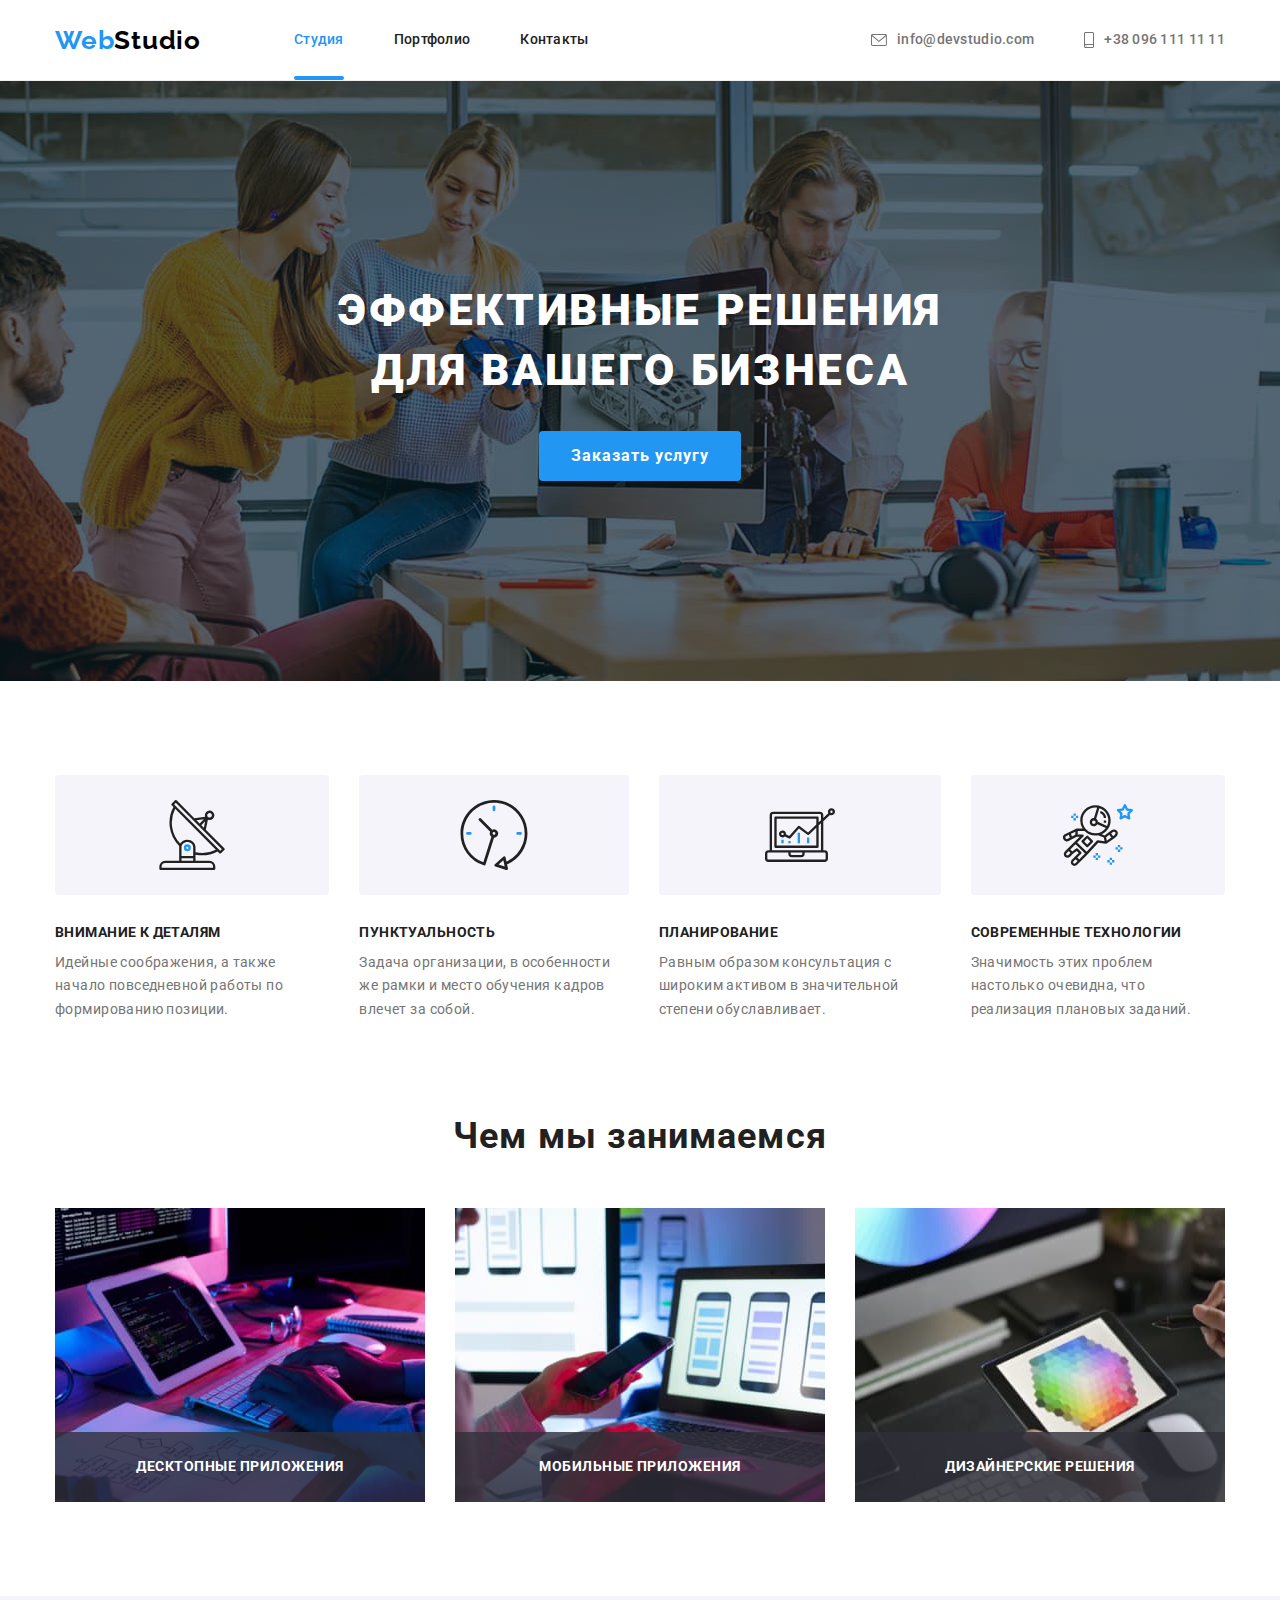
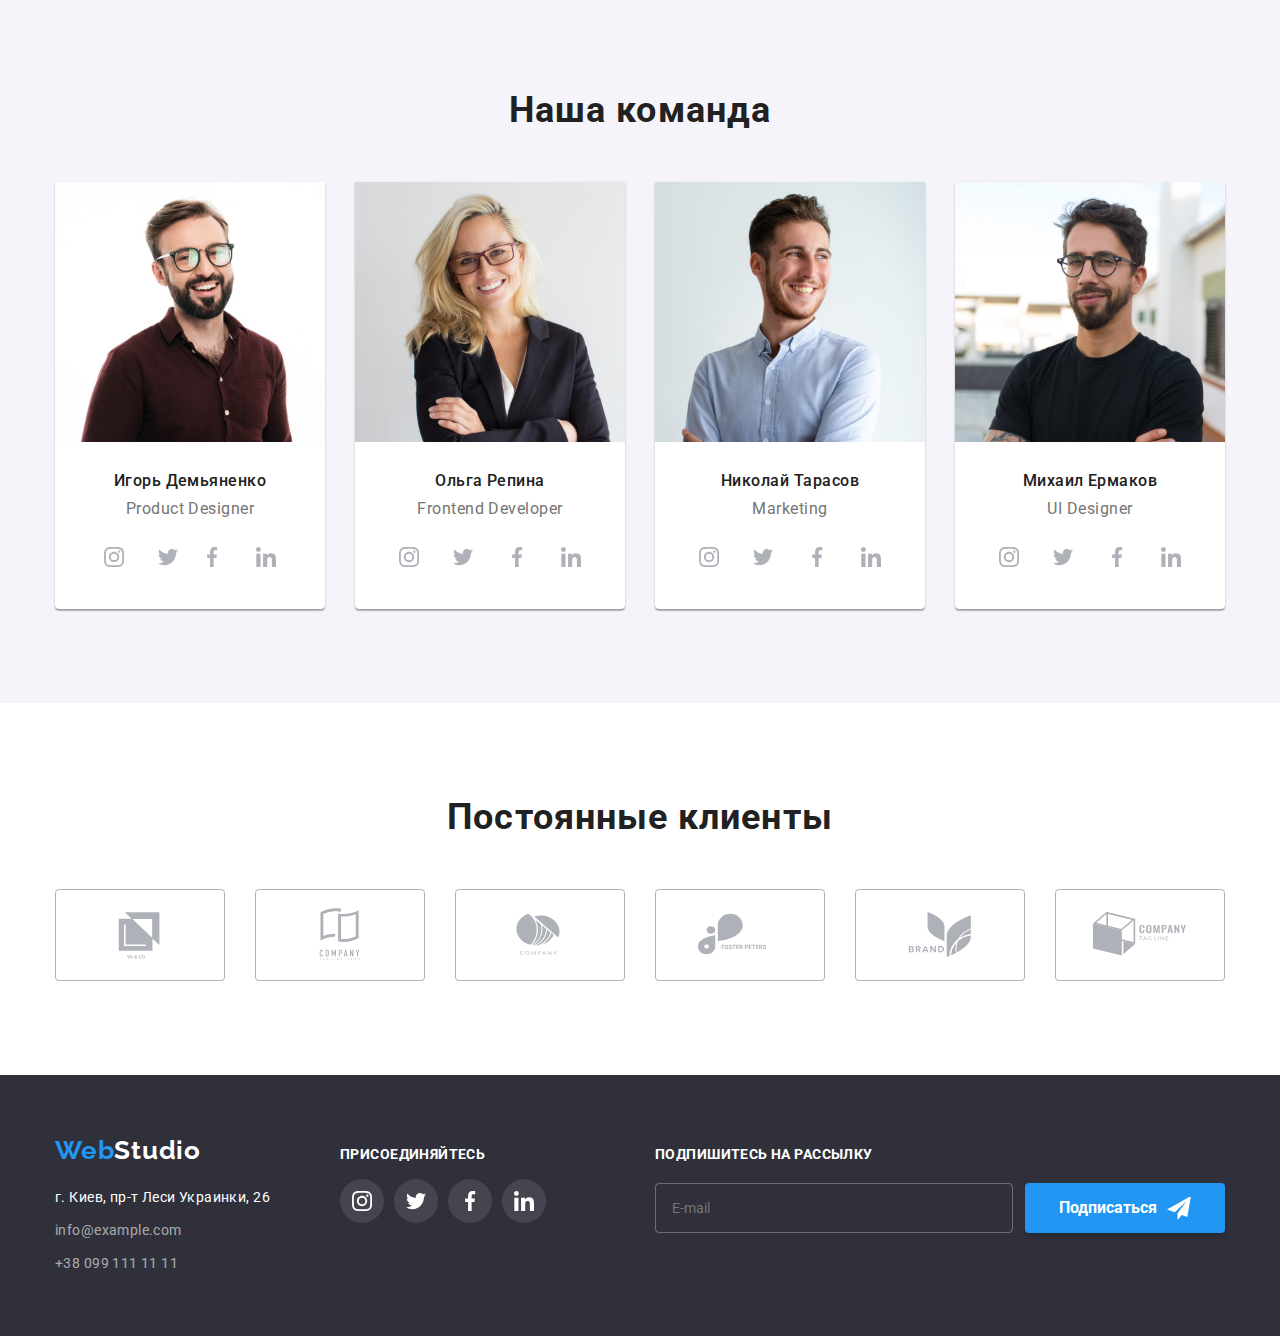
<file: index.html>
<!DOCTYPE html>
<html lang="ru">
  <head>
    <meta charset="UTF-8" />
    <meta http-equiv="X-UA-Compatible" content="IE=edge" />
    <meta name="viewport" content="width=device-width, initial-scale=1.0" />
    <title>Студия</title>
    <link rel="stylesheet" href="./css/main.min.css" />
    <link
      href="https://fonts.googleapis.com/css2?family=Raleway:wght@400;700&family=Roboto:wght@400;500;700;900&display=swap"
      rel="stylesheet"
    />
  </head>
  <body>
    <header class="page-header">
      <!-- nav-sec -->
      <div class="container head">
        <nav class="nav-panel">
          <a class="logo" href="/">
            <span class="logo__web">Web</span
            ><span class="logo__studio">Studio</span>
          </a>
          <ul class="nav-pages">
            <li><a class="current" href="./index.html">Студия</a></li>
            <li><a href="./portfolio.html">Портфолио</a></li>
            <li><a href="">Контакты</a></li>
          </ul>
        </nav>
        <ul class="nav-contact">
          <li class="nav-contact__mail">
            <a href="mailto:info@devstudio.com">
              <svg class="nav-contact__icon" width="16" height="12">
                <use href="img/icon.svg#envelope"></use>
              </svg>
              info@devstudio.com
            </a>
          </li>
          <li class="nav-contact__tel">
            <a href="tel:+380961111111">
              <svg class="nav-contact__icon" width="10" height="16">
                <use href="img/icon.svg#smartphone"></use>
              </svg>
              +38 096 111 11 11
            </a>
          </li>
        </ul>
      </div>
    </header>
    <main>
      <!-- hero -->

      <section class="section basic-theme">
        <div class="back">
          <div class="container hero">
            <h1 class="hero__title">Эффективные решения для вашего бизнеса</h1>
            <button type="button" class="hero__button" data-modal-open>
              Заказать услугу
            </button>
          </div>
        </div>
      </section>

      <!-- peculiarities -->

      <section class="section pecul">
        <div class="container">
          <ul class="pecul__list">
            <li class="pecul__item">
              <div class="pecul__iconblock">
                <svg class="pecul__icon">
                  <use href="img/icon.svg#antenna"></use>
                </svg>
              </div>
              <h3 class="pecul__head">Внимание к деталям</h3>
              <p class="pecul__parag">
                Идейные соображения, а также начало повседневной работы по
                формированию позиции.
              </p>
            </li>
            <li class="pecul__item">
              <div class="pecul__iconblock">
                <svg class="pecul__icon">
                  <use href="img/icon.svg#clock"></use>
                </svg>
              </div>
              <h3 class="pecul__head">Пунктуальность</h3>
              <p class="pecul__parag">
                Задача организации, в особенности же рамки и место обучения
                кадров влечет за собой.
              </p>
            </li>
            <li class="pecul__item">
              <div class="pecul__iconblock">
                <svg class="pecul__icon">
                  <use href="img/icon.svg#diagram"></use>
                </svg>
              </div>
              <h3 class="pecul__head">Планирование</h3>
              <p class="pecul__parag">
                Равным образом консультация с широким активом в значительной
                степени обуславливает.
              </p>
            </li>
            <li class="pecul__item">
              <div class="pecul__iconblock">
                <svg class="pecul__icon">
                  <use href="img/icon.svg#astronaut"></use>
                </svg>
              </div>
              <h3 class="pecul__head">Современные технологии</h3>
              <p class="pecul__parag">
                Значимость этих проблем настолько очевидна, что реализация
                плановых заданий.
              </p>
            </li>
          </ul>
        </div>
      </section>

      <!-- what we do -->

      <section class="section wwd">
        <div class="container">
          <h2 class="wwd__title">Чем мы занимаемся</h2>
          <ul class="wwd__list">
            <li class="wwd__item">
              <div class="wwd-card">
                <div class="wwd-card__meta">ДЕСКТОПНЫЕ ПРИЛОЖЕНИЯ</div>
                <img src="./img/img1.jpg" alt="программирование" width="370" />
              </div>
            </li>
            <li class="wwd__item">
              <div class="wwd-card">
                <div class="wwd-card__meta">МОБИЛЬНЫЕ ПРИЛОЖЕНИЯ</div>
                <img
                  src="./img/img2.jpg"
                  alt="разработка мобильных приложений"
                  width="370"
                />
              </div>
            </li>
            <li class="wwd__item">
              <div class="wwd-card">
                <div class="wwd-card__meta">ДИЗАЙНЕРСКИЕ РЕШЕНИЯ</div>
                <img
                  src="./img/img3.jpg"
                  alt="графический дизайн"
                  width="370"
                />
              </div>
            </li>
          </ul>
        </div>
      </section>

      <!-- our team -->

      <section class="section team">
        <div class="container">
          <h2 class="team__title">Наша команда</h2>
          <ul class="team__list">
            <li class="team__item">
              <img
                src="./img/igor.jpg"
                alt="Фото Игорь Демьяненко"
                width="270"
              />
              <div class="team-card">
                <h3 class="team-card__name">Игорь Демьяненко</h3>
                <p class="team-card__position">Product Designer</p>
                <ul class="soc-media">
                  <li class="soc-media__item">
                    <a href="/" class="soc-media__link">
                      <svg class="soc-media__icon" width="20" height="20">
                        <use href="img/icon.svg#instagram"></use>
                      </svg>
                    </a>
                  </li>
                  <li class="soc-media-item">
                    <a href="/" class="soc-media__link">
                      <svg class="soc-media__icon" width="20" height="20">
                        <use href="img/icon.svg#twitter"></use>
                      </svg>
                    </a>
                  </li>
                  <li class="soc-media__item">
                    <a href="/" class="soc-media__link">
                      <svg class="soc-media__icon" width="20" height="20">
                        <use href="img/icon.svg#facebook"></use>
                      </svg>
                    </a>
                  </li>
                  <li class="soc-media__item">
                    <a href="/" class="soc-media__link">
                      <svg class="soc-media__icon" width="20" height="20">
                        <use href="img/icon.svg#linkedin"></use>
                      </svg>
                    </a>
                  </li>
                </ul>
              </div>
            </li>
            <li class="team__item">
              <img src="./img/olga.jpg" alt="Фото Ольга Репина" width="270" />
              <div class="team-card">
                <h3 class="team-card__name">Ольга Репина</h3>
                <p class="team-card__position">Frontend Developer</p>
                <ul class="soc-media">
                  <li class="soc-media__item">
                    <a href="/" class="soc-media__link">
                      <svg class="soc-media__icon" width="20" height="20">
                        <use href="img/icon.svg#instagram"></use>
                      </svg>
                    </a>
                  </li>
                  <li class="soc-media__item">
                    <a href="/" class="soc-media__link">
                      <svg class="soc-media__icon" width="20" height="20">
                        <use href="img/icon.svg#twitter"></use>
                      </svg>
                    </a>
                  </li>
                  <li class="soc-media__item">
                    <a href="/" class="soc-media__link">
                      <svg class="soc-media__icon" width="20" height="20">
                        <use href="img/icon.svg#facebook"></use>
                      </svg>
                    </a>
                  </li>
                  <li class="soc-media__item">
                    <a href="/" class="soc-media__link">
                      <svg class="soc-media__icon" width="20" height="20">
                        <use href="img/icon.svg#linkedin"></use>
                      </svg>
                    </a>
                  </li>
                </ul>
              </div>
            </li>
            <li class="team__item">
              <img
                src="./img/nikolay.jpg"
                alt="Фото Николай Тарасов"
                width="270"
              />
              <div class="team-card">
                <h3 class="team-card__name">Николай Тарасов</h3>
                <p class="team-card__position">Marketing</p>
                <ul class="soc-media">
                  <li class="soc-media__item">
                    <a href="/" class="soc-media__link">
                      <svg class="soc-media__icon" width="20" height="20">
                        <use href="img/icon.svg#instagram"></use>
                      </svg>
                    </a>
                  </li>
                  <li class="soc-media__item">
                    <a href="/" class="soc-media__link">
                      <svg class="soc-media__icon" width="20" height="20">
                        <use href="img/icon.svg#twitter"></use>
                      </svg>
                    </a>
                  </li>
                  <li class="soc-media__item">
                    <a href="/" class="soc-media__link">
                      <svg class="soc-media__icon" width="20" height="20">
                        <use href="img/icon.svg#facebook"></use>
                      </svg>
                    </a>
                  </li>
                  <li class="soc-media__item">
                    <a href="/" class="soc-media__link">
                      <svg class="soc-media__icon" width="20" height="20">
                        <use href="img/icon.svg#linkedin"></use>
                      </svg>
                    </a>
                  </li>
                </ul>
              </div>
            </li>
            <li class="team__item">
              <img src="./img/mike.jpg" alt="Фото Михаил Ермаков" width="270" />
              <div class="team-card">
                <h3 class="team-card__name">Михаил Ермаков</h3>
                <p class="team-card__position">UI Designer</p>
                <ul class="soc-media">
                  <li class="soc-media__item">
                    <a href="/" class="soc-media__link">
                      <svg class="soc-media__icon" width="20" height="20">
                        <use href="img/icon.svg#instagram"></use>
                      </svg>
                    </a>
                  </li>
                  <li class="soc-media__item">
                    <a href="/" class="soc-media__link">
                      <svg class="soc-media__icon" width="20" height="20">
                        <use href="img/icon.svg#twitter"></use>
                      </svg>
                    </a>
                  </li>
                  <li class="soc-media__item">
                    <a href="/" class="soc-media__link">
                      <svg class="soc-media__icon" width="20" height="20">
                        <use href="img/icon.svg#facebook"></use>
                      </svg>
                    </a>
                  </li>
                  <li class="soc-media__item">
                    <a href="/" class="soc-media__link">
                      <svg class="soc-media__icon" width="20" height="20">
                        <use href="img/icon.svg#linkedin"></use>
                      </svg>
                    </a>
                  </li>
                </ul>
              </div>
            </li>
          </ul>
        </div>
      </section>

      <!-- regular clients -->

      <section class="section client">
        <div class="container">
          <h2 class="client__title">Постоянные клиенты</h2>
          <ul class="client__list">
            <li class="client__item">
              <a class="client__link" href="/">
                <svg class="client__icon" width="106" height="60">
                  <use href="img/icon.svg#union"></use>
                </svg>
              </a>
            </li>
            <li class="client__item">
              <a class="client__link" href="/">
                <svg class="client__icon" width="106" height="60">
                  <use href="img/icon.svg#union2"></use>
                </svg>
              </a>
            </li>
            <li class="client__item">
              <a class="client__link" href="/">
                <svg class="client__icon" width="106" height="60">
                  <use href="img/icon.svg#union3"></use>
                </svg>
              </a>
            </li>
            <li class="client__item">
              <a class="client__link" href="/">
                <svg class="client__icon" width="106" height="60">
                  <use href="img/icon.svg#union4"></use>
                </svg>
              </a>
            </li>
            <li class="client__item">
              <a class="client__link" href="/">
                <svg class="client__icon" width="106" height="60">
                  <use href="img/icon.svg#union5"></use>
                </svg>
              </a>
            </li>
            <li class="client__item">
              <a class="client__link" href="/">
                <svg class="client__icon" width="106" height="60">
                  <use href="img/icon.svg#union6"></use>
                </svg>
              </a>
            </li>
          </ul>
        </div>
      </section>
    </main>

    <footer class="footer">
      <div class="footer-sec container">
        <div>
          <a class="logo" href="/">
            <span class="logo__web">Web</span
            ><span class="logo__studio--footer">Studio</span>
          </a>

          <!-- connection -->

          <address>
            г. Киев, пр-т Леси Украинки, 26
            <ul class="conn-list">
              <li class="conn-list__item">
                <a href="mailto:info@example.com">info@example.com</a>
              </li>
              <li class="conn-list__item">
                <a href="tel:+380991111111">+38 099 111 11 11</a>
              </li>
            </ul>
          </address>
        </div>

        <div class="join">
          <h3 class="join__title">ПРИСОЕДИНЯЙТЕСЬ</h3>
          <ul class="soc-media">
            <li class="soc-media__item">
              <a href="/" class="soc-media__link">
                <svg class="soc-media__icon" width="20" height="20">
                  <use href="img/icon.svg#instagram"></use>
                </svg>
              </a>
            </li>
            <li class="soc-media__item">
              <a href="/" class="soc-media__link">
                <svg class="soc-media__icon" width="20" height="20">
                  <use href="img/icon.svg#twitter"></use>
                </svg>
              </a>
            </li>
            <li class="soc-media__item">
              <a href="/" class="soc-media__link">
                <svg class="soc-media__icon" width="20" height="20">
                  <use href="img/icon.svg#facebook"></use>
                </svg>
              </a>
            </li>
            <li class="soc-media__item">
              <a href="/" class="soc-media__link">
                <svg class="soc-media__icon" width="20" height="20">
                  <use href="img/icon.svg#linkedin"></use>
                </svg>
              </a>
            </li>
          </ul>
        </div>
        <form class="join-form">
          <label for="subscribe" class="join__title"
            >ПОДПИШИТЕСЬ НА РАССЫЛКУ
            <div class="subscribe">
              <input
                type="email"
                id="subscribe"
                class="subscribe__input"
                name="email"
                placeholder="E-mail"
              />
              <button type="submit" class="subscribe__button">
                Подписаться
                <svg class="subscribe__icon" width="24" height="24">
                  <use href="img/icon.svg#icon-send"></use>
                </svg>
              </button>
            </div>
          </label>
        </form>
      </div>
    </footer>

    <!-- modal window -->

    <div class="backdrop is-hidden" data-modal>
      <div class="modal">
        <button class="button-close" data-modal-close>
          <svg class="button-close__icon" width="18" height="18">
            <use href="img/icon.svg#close"></use>
          </svg>
        </button>
        <form name="leave-info" class="modal-form">
          <h2 class="modal-form__title">
            Оставьте свои данные, мы вам перезвоним
          </h2>
          <div class="modal-form__box">
            <label for="name" class="modal-form__label">Имя</label>
            <input
              type="text"
              id="name"
              class="modal-form__input"
              name="name"
            />
            <svg class="modal-form__icon" width="18" height="18">
              <use href="img/icon.svg#person-black"></use>
            </svg>
          </div>
          <div class="modal-form__box">
            <label for="tel" class="modal-form__label">Телефон</label>
            <input type="tel" id="tel" class="modal-form__input" name="tel" />
            <svg class="modal-form__icon" width="18" height="18">
              <use href="img/icon.svg#phone-black"></use>
            </svg>
          </div>
          <div class="modal-form__box">
            <label for="mail" class="modal-form__label">Почта</label>
            <input
              type="email"
              id="mail"
              class="modal-form__input"
              name="mail"
            />
            <svg class="modal-form__icon" width="18" height="18">
              <use href="img/icon.svg#email-black"></use>
            </svg>
          </div>
          <div class="modal-form__box">
            <label for="comment" class="modal-form__label">Комментарий</label>
            <textarea
              name="comment"
              id="comment"
              class="modal-form__input textarea"
              placeholder="Введите текст"
            ></textarea>
          </div>
          <div class="modal-chekbox">
            <label for="agreement" class="modal-chekbox__label">
              <input
                type="checkbox"
                name="agreement"
                id="agreement"
                class="modal-chekbox__input"
                value="agree"
              />
              <span class="icon-box--nochecked">
                <svg class="nochecked-icon" width="16" height="15">
                  <use href="img/icon.svg#border-icon"></use>
                </svg>
              </span>
              <span class="icon-box--checked">
                <svg class="checked-icon" width="16" height="15">
                  <use href="img/icon.svg#icon-check"></use>
                </svg>
              </span>
              Соглашаюсь с рассылкой и принимаю&nbsp;<a
                href=""
                class="agree-doc"
                >Условия договора</a
              >
            </label>
          </div>
          <button type="submit" class="modal-form__button">Отправить</button>
        </form>
      </div>
    </div>
    <script src="./js/modal.js"></script>
  </body>
</html>
</file>
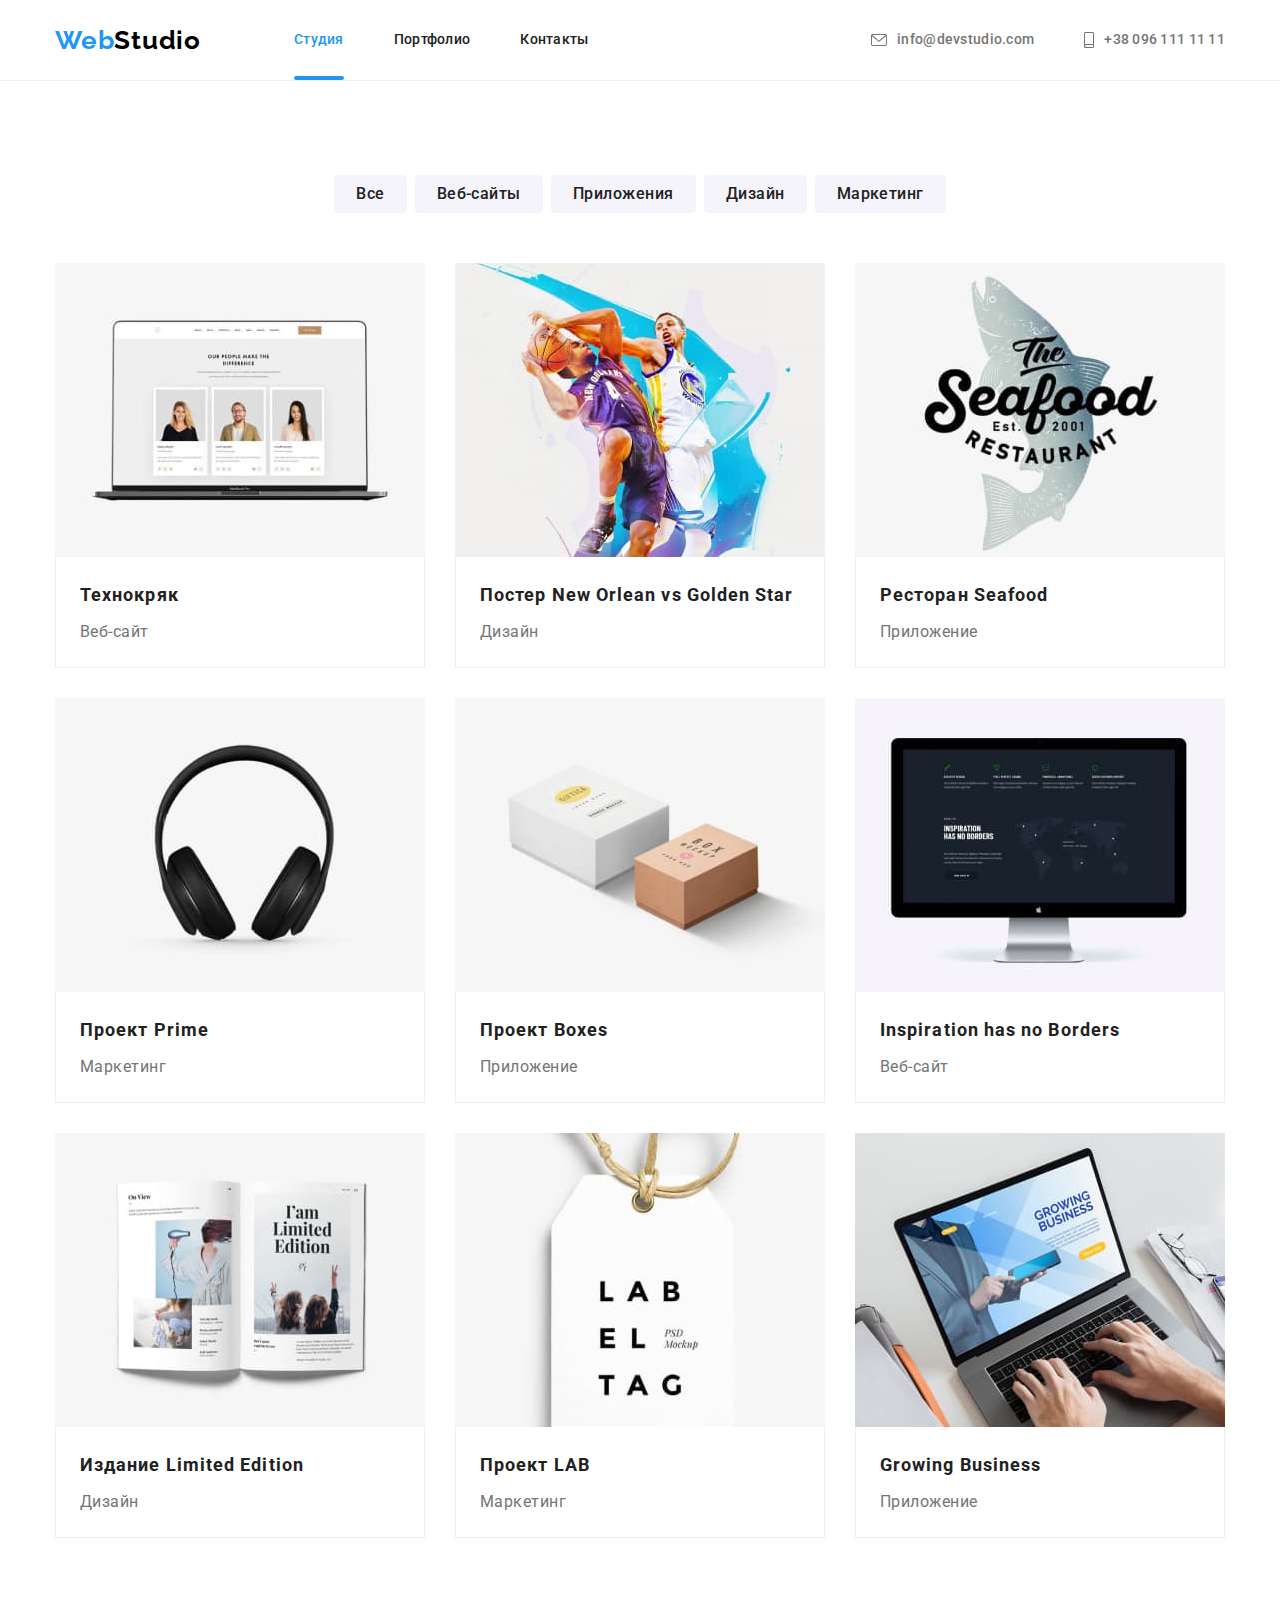
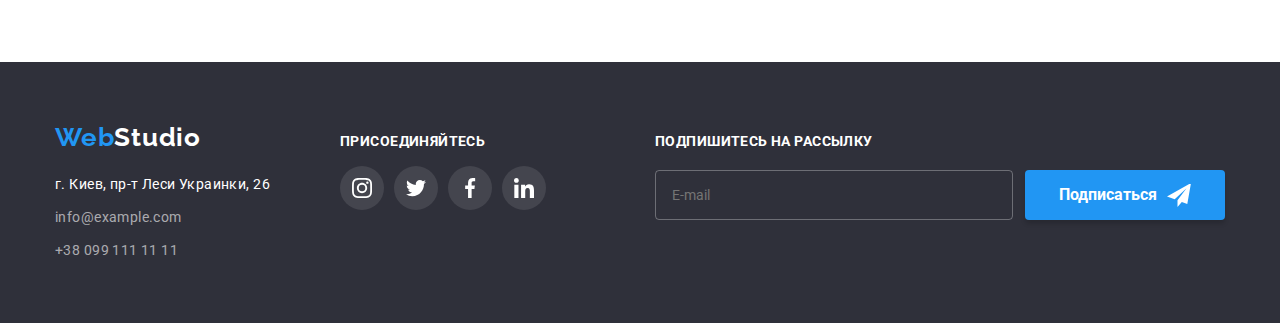
<file: portfolio.html>
<!DOCTYPE html>
<html lang="ru">
  <head>
    <meta charset="UTF-8" />
    <meta http-equiv="X-UA-Compatible" content="IE=edge" />
    <meta name="viewport" content="width=device-width, initial-scale=1.0" />
    <title>Портфолио</title>
    <link rel="stylesheet" href="./css/main.min.css" />
    <link
      href="https://fonts.googleapis.com/css2?family=Raleway:wght@400;700&family=Roboto:wght@400;500;700;900&display=swap"
      rel="stylesheet"
    />
  </head>
  <body>
    <header class="page-header">
      <!-- nav-sec -->
      <div class="container head">
        <nav class="nav-panel">
          <a class="logo" href="/">
            <span class="logo__web">Web</span
            ><span class="logo__studio">Studio</span>
          </a>
          <ul class="nav-pages">
            <li><a class="current" href="./index.html">Студия</a></li>
            <li><a href="./portfolio.html">Портфолио</a></li>
            <li><a href="">Контакты</a></li>
          </ul>
        </nav>
        <ul class="nav-contact">
          <li class="nav-contact__mail">
            <a href="mailto:info@devstudio.com">
              <svg class="nav-contact__icon" width="16" height="12">
                <use href="img/icon.svg#envelope"></use>
              </svg>
              info@devstudio.com
            </a>
          </li>
          <li class="nav-contact__tel">
            <a href="tel:+380961111111">
              <svg class="nav-contact__icon" width="10" height="16">
                <use href="img/icon.svg#smartphone"></use>
              </svg>
              +38 096 111 11 11
            </a>
          </li>
        </ul>
      </div>
    </header>

    <main>
      <!-- poject -->
      <section class="section">
        <!-- <h1>Фильтр</h1> -->
        <div class="container">
          <ul class="filter">
            <li class="filter__item">
              <button type="button" class="filter__button">Все</button>
            </li>
            <li class="filter__item">
              <button type="button" class="filter__button">Веб-сайты</button>
            </li>
            <li class="filter__item">
              <button type="button" class="filter__button">Приложения</button>
            </li>
            <li class="filter__item">
              <button type="button" class="filter__button">Дизайн</button>
            </li>
            <li class="filter__item">
              <button type="button" class="filter__button">Маркетинг</button>
            </li>
          </ul>
          <ul class="project">
            <li class="project__item">
              <a class="project__link" href="/">
                <div class="project__card">
                  <div class="project__meta">
                    Lorem ipsum dolor, sit amet consectetur adipisicing elit.
                    Expedita aut ipsam ullam distinctio ratione fugiat sunt.
                    Quia obcaecati inventore laboriosam aperiam beatae aut
                    facilis fugit?
                  </div>
                  <img
                    src="./img/laptop.jpg"
                    alt="Картинка ноутбук"
                    width="370"
                    height="294"
                  />
                </div>
                <div class="project__info">
                  <h2 class="project__name">Технокряк</h2>
                  <p class="project__product">Веб-сайт</p>
                </div>
              </a>
            </li>
            <li class="project__item">
              <a class="project__link" href="/">
                <div class="project__card">
                  <div class="project__meta">
                    Lorem ipsum dolor, sit amet consectetur adipisicing elit.
                    Expedita aut ipsam ullam distinctio ratione fugiat sunt.
                    Quia obcaecati inventore laboriosam aperiam beatae aut
                    facilis fugit?
                  </div>
                  <img
                    src="./img/poster.jpg"
                    alt="Картинка баскетбольный постер"
                    width="370"
                    height="294"
                  />
                </div>
                <div class="project__info">
                  <h2 class="project__name">
                    Постер New Orlean vs Golden Star
                  </h2>
                  <p class="project__product">Дизайн</p>
                </div>
              </a>
            </li>
            <li class="project__item">
              <a class="project__link" href="/">
                <div class="project__card">
                  <div class="project__meta">
                    Lorem ipsum dolor, sit amet consectetur adipisicing elit.
                    Expedita aut ipsam ullam distinctio ratione fugiat sunt.
                    Quia obcaecati inventore laboriosam aperiam beatae aut
                    facilis fugit?
                  </div>
                  <img
                    src="./img/seafoodlogo.jpg"
                    alt="Картинга логотипа ресто"
                    width="370"
                    height="294"
                  />
                </div>
                <div class="project__info">
                  <h2 class="project__name">Ресторан Seafood</h2>
                  <p class="project__product">Приложение</p>
                </div>
              </a>
            </li>
            <li class="project__item">
              <a class="project__link" href="/">
                <div class="project__card">
                  <div class="project__meta">
                    Lorem ipsum dolor, sit amet consectetur adipisicing elit.
                    Expedita aut ipsam ullam distinctio ratione fugiat sunt.
                    Quia obcaecati inventore laboriosam aperiam beatae aut
                    facilis fugit?
                  </div>
                  <img
                    src="./img/headphone.jpg"
                    alt="Наушники"
                    width="370"
                    height="294"
                  />
                </div>
                <div class="project__info">
                  <h2 class="project__name">Проект Prime</h2>
                  <p class="project__product">Маркетинг</p>
                </div>
              </a>
            </li>
            <li class="project__item">
              <a class="project__link" href="/">
                <div class="project__card">
                  <div class="project__meta">
                    Lorem ipsum dolor, sit amet consectetur adipisicing elit.
                    Expedita aut ipsam ullam distinctio ratione fugiat sunt.
                    Quia obcaecati inventore laboriosam aperiam beatae aut
                    facilis fugit?
                  </div>
                  <img
                    src="./img/projectboxes.jpg"
                    alt="Картинка коробки"
                    width="370"
                    height="294"
                  />
                </div>
                <div class="project__info">
                  <h2 class="project__name">Проект Boxes</h2>
                  <p class="project__product">Приложение</p>
                </div>
              </a>
            </li>
            <li class="project__item">
              <a class="project__link" href="/">
                <div class="project__card">
                  <div class="project__meta">
                    Lorem ipsum dolor, sit amet consectetur adipisicing elit.
                    Expedita aut ipsam ullam distinctio ratione fugiat sunt.
                    Quia obcaecati inventore laboriosam aperiam beatae aut
                    facilis fugit?
                  </div>
                  <img
                    src="./img/monoblock.jpg "
                    alt="Картинка моноблок"
                    width="370"
                    height="294"
                  />
                </div>
                <div class="project__info">
                  <h2 class="project__name">Inspiration has no Borders</h2>
                  <p class="project__product">Веб-сайт</p>
                </div>
              </a>
            </li>
            <li class="project__item">
              <a class="project__link" href="/">
                <div class="project__card">
                  <div class="project__meta">
                    Lorem ipsum dolor, sit amet consectetur adipisicing elit.
                    Expedita aut ipsam ullam distinctio ratione fugiat sunt.
                    Quia obcaecati inventore laboriosam aperiam beatae aut
                    facilis fugit?
                  </div>
                  <img
                    src="./img/magazines.jpg"
                    alt="Картинка журнала"
                    width="370"
                    height="294"
                  />
                </div>
                <div class="project__info">
                  <h2 class="project__name">Издание Limited Edition</h2>
                  <p class="project__product">Дизайн</p>
                </div>
              </a>
            </li>
            <li class="project__item">
              <a class="project__link" href="/">
                <div class="project__card">
                  <div class="project__meta">
                    Lorem ipsum dolor, sit amet consectetur adipisicing elit.
                    Expedita aut ipsam ullam distinctio ratione fugiat sunt.
                    Quia obcaecati inventore laboriosam aperiam beatae aut
                    facilis fugit?
                  </div>
                  <img
                    src="./img/projectlab.jpg"
                    alt="Картинка бирки LAB"
                    width="370"
                    height="294"
                  />
                </div>
                <div class="project__info">
                  <h2 class="project__name">Проект LAB</h2>
                  <p class="project__product">Маркетинг</p>
                </div>
              </a>
            </li>
            <li class="project__item">
              <a class="project__link" href="/">
                <div class="project__card">
                  <div class="project__meta">
                    Lorem ipsum dolor, sit amet consectetur adipisicing elit.
                    Expedita aut ipsam ullam distinctio ratione fugiat sunt.
                    Quia obcaecati inventore laboriosam aperiam beatae aut
                    facilis fugit?
                  </div>
                  <img
                    src="./img/laptop2.jpg"
                    alt="Картинка работы за ноутбуком"
                    width="370"
                    height="294"
                  />
                </div>
                <div class="project__info">
                  <h2 class="project__name">Growing Business</h2>
                  <p class="project__product">Приложение</p>
                </div>
              </a>
            </li>
          </ul>
        </div>
      </section>
    </main>

    <footer class="footer">
      <div class="footer-sec container">
        <div>
          <a class="logo" href="/">
            <span class="logo__web">Web</span
            ><span class="logo__studio--footer">Studio</span>
          </a>

          <!-- connection -->

          <address>
            г. Киев, пр-т Леси Украинки, 26
            <ul class="conn-list">
              <li class="conn-list__item">
                <a href="mailto:info@example.com">info@example.com</a>
              </li>
              <li class="conn-list__item">
                <a href="tel:+380991111111">+38 099 111 11 11</a>
              </li>
            </ul>
          </address>
        </div>

        <div class="join">
          <h3 class="join__title">ПРИСОЕДИНЯЙТЕСЬ</h3>
          <ul class="soc-media">
            <li class="soc-media__item">
              <a href="/" class="soc-media__link">
                <svg class="soc-media__icon" width="20" height="20">
                  <use href="img/icon.svg#instagram"></use>
                </svg>
              </a>
            </li>
            <li class="soc-media__item">
              <a href="/" class="soc-media__link">
                <svg class="soc-media__icon" width="20" height="20">
                  <use href="img/icon.svg#twitter"></use>
                </svg>
              </a>
            </li>
            <li class="soc-media__item">
              <a href="/" class="soc-media__link">
                <svg class="soc-media__icon" width="20" height="20">
                  <use href="img/icon.svg#facebook"></use>
                </svg>
              </a>
            </li>
            <li class="soc-media__item">
              <a href="/" class="soc-media__link">
                <svg class="soc-media__icon" width="20" height="20">
                  <use href="img/icon.svg#linkedin"></use>
                </svg>
              </a>
            </li>
          </ul>
        </div>
        <form class="join-form">
          <label for="subscribe" class="join__title"
            >ПОДПИШИТЕСЬ НА РАССЫЛКУ
            <div class="subscribe">
              <input
                type="email"
                id="subscribe"
                class="subscribe__input"
                name="email"
                placeholder="E-mail"
              />
              <button type="submit" class="subscribe__button">
                Подписаться
                <svg class="subscribe__icon" width="24" height="24">
                  <use href="img/icon.svg#icon-send"></use>
                </svg>
              </button>
            </div>
          </label>
        </form>
      </div>
    </footer>
  </body>
</html>
</file>
<file: css/main.min.css>
*,::after,::before{-webkit-box-sizing:border-box;box-sizing:border-box}html{-moz-tab-size:4;-o-tab-size:4;tab-size:4}html{line-height:1.15;-webkit-text-size-adjust:100%}body{margin:0}body{font-family:system-ui, -apple-system, "Segoe UI", Roboto, Helvetica, Arial, sans-serif, "Apple Color Emoji", "Segoe UI Emoji"}hr{height:0;color:inherit}abbr[title]{-webkit-text-decoration:underline dotted;text-decoration:underline dotted}b,strong{font-weight:bolder}code,kbd,pre,samp{font-family:ui-monospace, SFMono-Regular, Consolas, "Liberation Mono", Menlo, monospace;font-size:1em}small{font-size:80%}sub,sup{font-size:75%;line-height:0;position:relative;vertical-align:baseline}sub{bottom:-0.25em}sup{top:-0.5em}table{text-indent:0;border-color:inherit}button,input,optgroup,select,textarea{font-family:inherit;font-size:100%;line-height:1.15;margin:0}button,select{text-transform:none}[type="button"],[type="reset"],[type="submit"],button{-webkit-appearance:button}::-moz-focus-inner{border-style:none;padding:0}:-moz-focusring{outline:1px dotted ButtonText}:-moz-ui-invalid{box-shadow:none}legend{padding:0}progress{vertical-align:baseline}::-webkit-inner-spin-button,::-webkit-outer-spin-button{height:auto}[type="search"]{-webkit-appearance:textfield;outline-offset:-2px}::-webkit-search-decoration{-webkit-appearance:none}::-webkit-file-upload-button{-webkit-appearance:button;font:inherit}summary{display:list-item}h1,h2,h3,p{margin-bottom:0;margin-top:0}ul,li{list-style:none;padding:0;margin:0}img{display:block}body{font-family:Roboto, sans-serif;color:#212121;letter-spacing:0.03em}.section{padding-top:94px;padding-bottom:94px}.container{width:1200px;margin:0 auto;padding-left:15px;padding-right:15px}.page-header{border-bottom:1px solid #eeeeee}header{background-color:#ffffff}ul{list-style:none}.container.head{display:-webkit-box;display:-ms-flexbox;display:flex;-webkit-box-align:center;-ms-flex-align:center;align-items:center}.logo{text-decoration:none;font-family:Raleway, sans-serif;font-weight:700;font-size:26px;letter-spacing:0.03em;line-height:1.19}.nav-panel>.logo{margin-right:93px}.logo__web{color:#2196f3}.logo__studio{color:#000000}.nav-panel .link.current{color:#2196f3}.nav-panel{display:-webkit-box;display:-ms-flexbox;display:flex;-webkit-box-align:center;-ms-flex-align:center;align-items:center}.nav-pages{display:-webkit-box;display:-ms-flexbox;display:flex;font-weight:500;font-size:14px;line-height:1.14;letter-spacing:0.02em;color:#212121;cursor:pointer}.nav-pages li{position:relative}.current::after{content:"";position:absolute;bottom:0;display:block;width:100%;height:4px;border-radius:2px;background-color:#2196f3}.nav-pages li:not(:first-child){margin-left:50px}.nav-pages a{display:block;padding-top:32px;padding-bottom:32px;color:inherit;text-decoration:none;-webkit-transition:color 250ms cubic-bezier(0.4, 0, 0.2, 1);transition:color 250ms cubic-bezier(0.4, 0, 0.2, 1)}.nav-pages a:hover,.nav-pages a:focus{color:#2196f3}.nav-pages a.current{color:#2196f3}.nav-contact{display:-webkit-box;display:-ms-flexbox;display:flex;margin-left:auto}.nav-contact li:not(:first-child){margin-left:50px}.nav-contact a{text-decoration:none;font-weight:500;font-size:14px;line-height:1.14;letter-spacing:0.02em;cursor:pointer;fill:#757575;color:#757575;-webkit-transition:color 250ms cubic-bezier(0.4, 0, 0.2, 1),fill 250ms cubic-bezier(0.4, 0, 0.2, 1);transition:color 250ms cubic-bezier(0.4, 0, 0.2, 1),fill 250ms cubic-bezier(0.4, 0, 0.2, 1)}.nav-contact a:hover,.nav-contact a:focus{color:#2196f3;fill:#2196f3}.nav-contact__icon{margin-right:10px}.nav-contact__mail a,.nav-contact__tel a{display:-webkit-box;display:-ms-flexbox;display:flex;-webkit-box-align:center;-ms-flex-align:center;align-items:center}.basic-theme{margin:0 auto;max-width:1600px;text-align:center;-webkit-box-pack:center;-ms-flex-pack:center;justify-content:center;background-color:#2f303a;padding-top:0px;padding-bottom:0px}.hero{padding-top:200px;padding-bottom:200px}.hero__title{margin-left:auto;margin-right:auto;max-width:696px;margin-bottom:30px;font-weight:900;font-size:44px;line-height:1.36;letter-spacing:0.06em;text-transform:uppercase;color:#ffffff}.back{margin-left:auto;margin-right:auto;background-image:-webkit-gradient(linear, left top, right top, from(rgba(7,48,58,0.4)), to(rgba(7,48,58,0.4))),url(../img/hero.jpg);background-image:linear-gradient(to right, rgba(7,48,58,0.4), rgba(7,48,58,0.4)),url(../img/hero.jpg);background-position:center}.hero__button{padding:10px 32px;font-weight:700;font-size:16px;line-height:1.88;letter-spacing:0.06em;cursor:pointer;color:#ffffff;background-color:#2196f3;border:0px;border-radius:4px;-webkit-transition:background-color 250ms cubic-bezier(0.4, 0, 0.2, 1),-webkit-box-shadow 250ms cubic-bezier(0.4, 0, 0.2, 1);transition:background-color 250ms cubic-bezier(0.4, 0, 0.2, 1),-webkit-box-shadow 250ms cubic-bezier(0.4, 0, 0.2, 1);transition:background-color 250ms cubic-bezier(0.4, 0, 0.2, 1),box-shadow 250ms cubic-bezier(0.4, 0, 0.2, 1);transition:background-color 250ms cubic-bezier(0.4, 0, 0.2, 1),box-shadow 250ms cubic-bezier(0.4, 0, 0.2, 1),-webkit-box-shadow 250ms cubic-bezier(0.4, 0, 0.2, 1)}.hero__button:hover,.hero__button:focus{background-color:#188ce8;-webkit-box-shadow:0px 4px 4px rgba(0,0,0,0.15);box-shadow:0px 4px 4px rgba(0,0,0,0.15)}.backdrop.is-hidden{opacity:0;pointer-events:none;-webkit-transform:scale(1.2);transform:scale(1.2)}.backdrop.is-hidden .modal{-webkit-transform:translate(-50%, -50%) scale(1.2);transform:translate(-50%, -50%) scale(1.2);opacity:0}.backdrop{position:fixed;top:0;left:0;opacity:1;-webkit-transform:scale(1);transform:scale(1);-webkit-transition:opacity 250ms cubic-bezier(0.4, 0, 0.2, 1),-webkit-transform 250ms cubic-bezier(0.4, 0, 0.2, 1);transition:opacity 250ms cubic-bezier(0.4, 0, 0.2, 1),-webkit-transform 250ms cubic-bezier(0.4, 0, 0.2, 1);transition:transform 250ms cubic-bezier(0.4, 0, 0.2, 1),opacity 250ms cubic-bezier(0.4, 0, 0.2, 1);transition:transform 250ms cubic-bezier(0.4, 0, 0.2, 1),opacity 250ms cubic-bezier(0.4, 0, 0.2, 1),-webkit-transform 250ms cubic-bezier(0.4, 0, 0.2, 1);height:100%;width:100%;background:rgba(0,0,0,0.2)}.modal{position:absolute;top:50%;left:50%;height:581px;width:528px;padding:40px;background-color:#fff;opacity:1;-webkit-transform:translate(-50%, -50%);transform:translate(-50%, -50%);-webkit-transition:opacity 250ms cubic-bezier(0.4, 0, 0.2, 1),-webkit-transform 250ms cubic-bezier(0.4, 0, 0.2, 1);transition:opacity 250ms cubic-bezier(0.4, 0, 0.2, 1),-webkit-transform 250ms cubic-bezier(0.4, 0, 0.2, 1);transition:transform 250ms cubic-bezier(0.4, 0, 0.2, 1),opacity 250ms cubic-bezier(0.4, 0, 0.2, 1);transition:transform 250ms cubic-bezier(0.4, 0, 0.2, 1),opacity 250ms cubic-bezier(0.4, 0, 0.2, 1),-webkit-transform 250ms cubic-bezier(0.4, 0, 0.2, 1);-webkit-box-shadow:0px 1px 3px rgba(0,0,0,0.12),0px 1px 1px rgba(0,0,0,0.14),0px 2px 1px rgba(0,0,0,0.2);box-shadow:0px 1px 3px rgba(0,0,0,0.12),0px 1px 1px rgba(0,0,0,0.14),0px 2px 1px rgba(0,0,0,0.2);border-radius:4px}.modal-form{display:-webkit-box;display:-ms-flexbox;display:flex;-webkit-box-orient:vertical;-webkit-box-direction:normal;-ms-flex-direction:column;flex-direction:column}.modal-form__title{margin-bottom:12px;font-weight:700;font-size:20px;line-height:23px;text-align:center;letter-spacing:0.03em;color:#212121}.modal-form__box{position:relative;display:-webkit-box;display:-ms-flexbox;display:flex;-webkit-box-orient:vertical;-webkit-box-direction:normal;-ms-flex-direction:column;flex-direction:column}.modal-form__box{margin-bottom:10px}.modal-form__box:nth-child(5){margin-bottom:20px}.modal-form__icon{position:absolute;bottom:11px;left:12px}.modal-form__box:focus-within>.modal-form__input{border-color:#2196f3;outline:none}.modal-form__box:focus-within>.modal-form__icon{fill:#2196f3}.modal-form__label{margin-bottom:4px;font-weight:400;font-size:12px;line-height:1.16;letter-spacing:0.01em;color:#757575}.modal-form__input{width:448px;height:40px;padding-left:42px;border:1px solid rgba(33,33,33,0.2);border-radius:4px}.textarea{height:120px;resize:none;padding:12px 16px}.modal-chekbox{text-align:center;margin-bottom:30px}.modal-chekbox__label{position:relative;display:-webkit-inline-box;display:-ms-inline-flexbox;display:inline-flex;font-weight:400;font-size:14px;line-height:1.71;letter-spacing:0.03em;color:#757575}.modal-chekbox__input{position:absolute;width:1px;height:1px;margin:-1px;border:0;padding:0;clip:rect(0, 0, 0, 0);overflow:hidden}.icon-box--nochecked{display:-webkit-box;display:-ms-flexbox;display:flex;-webkit-box-align:center;-ms-flex-align:center;align-items:center;margin-right:7px}.icon-box--checked{position:absolute;top:4.5px;left:0;display:-webkit-box;display:-ms-flexbox;display:flex;-webkit-box-align:center;-ms-flex-align:center;align-items:center;opacity:0}.checked-icon{fill:#2196f3}.modal-chekbox__input:checked ~ .icon-box--checked{opacity:1}.modal-chekbox__input:checked ~ .icon-box--nochecked{opacity:0}.agree-doc{color:#2196f3}.modal-form__button{display:block;margin:0 auto;width:200px;height:50px;font-weight:700;font-size:16px;line-height:1.88;letter-spacing:0.06em;color:#fff;background-color:#2196f3;-webkit-box-shadow:0px 4px 4px rgba(0,0,0,0.15);box-shadow:0px 4px 4px rgba(0,0,0,0.15);border:none;border-radius:4px;-webkit-transition:background-color 250ms cubic-bezier(0.4, 0, 0.2, 1);transition:background-color 250ms cubic-bezier(0.4, 0, 0.2, 1)}.modal-form__button:hover{background:#188ce8;cursor:pointer}.button-close{position:absolute;top:8px;right:8px;display:-webkit-box;display:-ms-flexbox;display:flex;-webkit-box-pack:center;-ms-flex-pack:center;justify-content:center;-webkit-box-align:center;-ms-flex-align:center;align-items:center;margin-left:auto;width:30px;height:30px;background-color:#fff;border:1px solid rgba(0,0,0,0.1);border-radius:50%;-webkit-transition:fill 250ms cubic-bezier(0.4, 0, 0.2, 1);transition:fill 250ms cubic-bezier(0.4, 0, 0.2, 1)}.button-close:hover,.button-close:focus{fill:#2196f3}.pecul__list{display:-webkit-box;display:-ms-flexbox;display:flex}.pecul__item:not(:last-child){margin-right:30px}.pecul__head{margin-bottom:10px;font-weight:700;font-size:14px;line-height:1.14;letter-spacing:0.03em;text-transform:uppercase}.pecul__parag{font-weight:400;font-size:14px;line-height:1.7;letter-spacing:0.03em;color:#757575}.pecul__iconblock{display:-webkit-box;display:-ms-flexbox;display:flex;-webkit-box-align:center;-ms-flex-align:center;align-items:center;-webkit-box-pack:center;-ms-flex-pack:center;justify-content:center;height:120px;margin-bottom:30px;background:#f5f4fa;border-radius:4px}.pecul__icon{width:70px;height:70px}.team{background-color:#f5f4fa}.team__list{display:-webkit-box;display:-ms-flexbox;display:flex}.team__title{margin-bottom:50px;font-weight:700;font-size:36px;line-height:1.16;text-align:center;letter-spacing:0.03em}.team__item{background:#ffffff;-webkit-box-shadow:0px 1px 3px rgba(0,0,0,0.12),0px 1px 1px rgba(0,0,0,0.14),0px 2px 1px rgba(0,0,0,0.2);box-shadow:0px 1px 3px rgba(0,0,0,0.12),0px 1px 1px rgba(0,0,0,0.14),0px 2px 1px rgba(0,0,0,0.2);border-radius:0px 0px 4px 4px}.team__item:not(:last-child){margin-right:30px}.team-card{padding-top:30px;padding-bottom:30px}.team-card__name{font-weight:500;font-size:16px;line-height:1.18;text-align:center;letter-spacing:0.03em}.team-card__position{margin-top:10px;font-weight:400;font-size:16px;line-height:1.18;text-align:center;letter-spacing:0.03em;color:#757575}.section.wwd{padding-top:0}.wwd__title{margin-bottom:50px;font-weight:700;font-size:36px;line-height:1.16;text-align:center;letter-spacing:0.03em}.wwd__list{display:-webkit-box;display:-ms-flexbox;display:flex}.wwd__item:not(:last-child){margin-right:30px}.wwd-card{position:relative}.wwd-card__meta{position:absolute;display:-webkit-box;display:-ms-flexbox;display:flex;-webkit-box-pack:center;-ms-flex-pack:center;justify-content:center;-webkit-box-align:center;-ms-flex-align:center;align-items:center;bottom:0;width:100%;height:70px;font-weight:700;font-size:14px;line-height:1.14;text-align:center;color:#ffffff;background:rgba(47,48,58,0.8)}.soc-media{margin-top:16px;display:-webkit-box;display:-ms-flexbox;display:flex;-webkit-box-pack:center;-ms-flex-pack:center;justify-content:center;-webkit-box-align:center;-ms-flex-align:center;align-items:center}.soc-media__item:not(:last-child){margin-right:10px}.soc-media__link{display:-webkit-box;display:-ms-flexbox;display:flex;-webkit-box-pack:center;-ms-flex-pack:center;justify-content:center;-webkit-box-align:center;-ms-flex-align:center;align-items:center;height:44px;width:44px;border:none;border-radius:50%;cursor:pointer;-webkit-box-shadow:none;box-shadow:none;background-color:#ffffff;fill:#afb1b8;-webkit-transition:background-color 250ms cubic-bezier(0.4, 0, 0.2, 1),fill 250ms cubic-bezier(0.4, 0, 0.2, 1);transition:background-color 250ms cubic-bezier(0.4, 0, 0.2, 1),fill 250ms cubic-bezier(0.4, 0, 0.2, 1)}.soc-media__link:hover,.soc-media__link:focus{background-color:#2196f3;fill:#ffffff}.client__title{font-weight:700;font-size:36px;line-height:1.16;text-align:center;letter-spacing:0.03em;margin-bottom:50px}.client__list{display:-webkit-box;display:-ms-flexbox;display:flex}.client__item:not(:last-child){margin-right:30px}.client__link{display:-webkit-box;display:-ms-flexbox;display:flex;-webkit-box-align:center;-ms-flex-align:center;align-items:center;-webkit-box-pack:center;-ms-flex-pack:center;justify-content:center;width:170px;height:92px;border:1px solid #afb1b8;fill:#afb1b8;border-radius:4px;-webkit-transition:border-color 250ms cubic-bezier(0.4, 0, 0.2, 1),fill 250ms cubic-bezier(0.4, 0, 0.2, 1);transition:border-color 250ms cubic-bezier(0.4, 0, 0.2, 1),fill 250ms cubic-bezier(0.4, 0, 0.2, 1)}.client__link:hover,.client__link:focus{fill:#2196f3;border-color:#2196f3;cursor:pointer}.filter{display:-webkit-box;display:-ms-flexbox;display:flex;margin-bottom:50px;-webkit-box-pack:center;-ms-flex-pack:center;justify-content:center}.filter__item:not(:last-child){margin-right:8px}.filter__button{padding:6px 22px;font-weight:500;font-size:16px;line-height:1.62;text-align:center;letter-spacing:0.03em;background-color:#f5f4fa;color:#212121;border:none;border-radius:4px;cursor:pointer;-webkit-transition:background-color 250ms cubic-bezier(0.4, 0, 0.2, 1),color 250ms cubic-bezier(0.4, 0, 0.2, 1),-webkit-box-shadow 250ms cubic-bezier(0.4, 0, 0.2, 1);transition:background-color 250ms cubic-bezier(0.4, 0, 0.2, 1),color 250ms cubic-bezier(0.4, 0, 0.2, 1),-webkit-box-shadow 250ms cubic-bezier(0.4, 0, 0.2, 1);transition:background-color 250ms cubic-bezier(0.4, 0, 0.2, 1),box-shadow 250ms cubic-bezier(0.4, 0, 0.2, 1),color 250ms cubic-bezier(0.4, 0, 0.2, 1);transition:background-color 250ms cubic-bezier(0.4, 0, 0.2, 1),box-shadow 250ms cubic-bezier(0.4, 0, 0.2, 1),color 250ms cubic-bezier(0.4, 0, 0.2, 1),-webkit-box-shadow 250ms cubic-bezier(0.4, 0, 0.2, 1)}.filter__button:hover,.filter__button:focus{color:#ffffff;background-color:#2196f3;-webkit-box-shadow:0px 3px 1px rgba(0,0,0,0.1),0px 1px 2px rgba(0,0,0,0.08),0px 2px 2px rgba(0,0,0,0.12);box-shadow:0px 3px 1px rgba(0,0,0,0.1),0px 1px 2px rgba(0,0,0,0.08),0px 2px 2px rgba(0,0,0,0.12)}.project{display:-webkit-box;display:-ms-flexbox;display:flex;-ms-flex-wrap:wrap;flex-wrap:wrap}.project__item{width:calc((100% - 60px) / 3);margin-right:30px;margin-bottom:30px;background:#ffffff}.project__item:nth-child(3n){margin-right:0}.project___item:nth-last-child(-n+3){margin-bottom:0}.project__info{padding:20px 24px;border-bottom:1px solid #eeeeee;border-right:1px solid #eeeeee;border-left:1px solid #eeeeee}.project__name{margin-bottom:4px;font-weight:700;font-size:18px;line-height:2;letter-spacing:0.06em;color:#212121}.project__product{font-weight:400;font-size:16px;line-height:1.88;letter-spacing:0.03em;color:#757575}.project__link{display:block;text-decoration:none;-webkit-transition:-webkit-box-shadow 250ms cubic-bezier(0.4, 0, 0.2, 1);transition:-webkit-box-shadow 250ms cubic-bezier(0.4, 0, 0.2, 1);transition:box-shadow 250ms cubic-bezier(0.4, 0, 0.2, 1);transition:box-shadow 250ms cubic-bezier(0.4, 0, 0.2, 1), -webkit-box-shadow 250ms cubic-bezier(0.4, 0, 0.2, 1)}.project__link:hover,.project__link:focus{-webkit-box-shadow:0px 1px 1px rgba(0,0,0,0.12),0px 4px 4px rgba(0,0,0,0.06),1px 4px 6px rgba(0,0,0,0.16);box-shadow:0px 1px 1px rgba(0,0,0,0.12),0px 4px 4px rgba(0,0,0,0.06),1px 4px 6px rgba(0,0,0,0.16)}.project__link:hover .project__meta,.project__link:focus .project__meta{-webkit-transform:translateY(0);transform:translateY(0);opacity:1;pointer-events:all}.project__card{position:relative;overflow:hidden}.project__meta{position:absolute;padding:63px 24px;font-style:normal;font-weight:400;font-size:18px;line-height:1.56;letter-spacing:0.03em;color:#ffffff;background:rgba(33,150,243,0.9);-webkit-transform:translateY(100%);transform:translateY(100%);opacity:0;pointer-events:none;-webkit-transition:opacity 250ms cubic-bezier(0.4, 0, 0.2, 1),-webkit-transform 250ms cubic-bezier(0.4, 0, 0.2, 1);transition:opacity 250ms cubic-bezier(0.4, 0, 0.2, 1),-webkit-transform 250ms cubic-bezier(0.4, 0, 0.2, 1);transition:transform 250ms cubic-bezier(0.4, 0, 0.2, 1),opacity 250ms cubic-bezier(0.4, 0, 0.2, 1);transition:transform 250ms cubic-bezier(0.4, 0, 0.2, 1),opacity 250ms cubic-bezier(0.4, 0, 0.2, 1),-webkit-transform 250ms cubic-bezier(0.4, 0, 0.2, 1)}footer{padding-top:60px;padding-bottom:60px;background:#2f303a}.footer-sec{display:-webkit-box;display:-ms-flexbox;display:flex;-webkit-box-align:baseline;-ms-flex-align:baseline;align-items:baseline}.footer-sec>.logo{display:inline-block;margin-bottom:20px}.logo__studio--footer{color:#ffffff}address{margin-top:20px;font-style:normal;font-weight:400;font-size:14px;line-height:1.71;letter-spacing:0.03em;color:#ffffff}.conn-list{margin-top:9px}.conn-list__item:nth-child(2){margin-top:9px}.conn-list__item a{font-weight:400;font-size:14px;line-height:1.71;letter-spacing:0.03em;color:rgba(255,255,255,0.6);text-decoration:none;-webkit-transition:color 250ms cubic-bezier(0.4, 0, 0.2, 1);transition:color 250ms cubic-bezier(0.4, 0, 0.2, 1)}.conn-list__item a:hover,.conn-list__item a:focus{color:#2196f3}.join{margin-left:70px}.join__title{font-weight:700;font-size:14px;line-height:1.14;letter-spacing:0.03em;color:#ffffff}.join .soc-media__link{background:rgba(255,255,255,0.1);fill:#ffffff;-webkit-transition:background 250ms cubic-bezier(0.4, 0, 0.2, 1);transition:background 250ms cubic-bezier(0.4, 0, 0.2, 1)}.join .soc-media__link:hover,.join .soc-media__link:focus{background:#2196f3}.join-form{margin-left:auto}.subscribe{display:-webkit-box;display:-ms-flexbox;display:flex;margin-top:20px}.subscribe__input{display:inline-block;background-color:inherit;width:358px;height:50px;padding-left:16px;color:rgba(255,255,255,0.6);border:1px solid rgba(255,255,255,0.3);border-radius:4px}.subscribe__input::-moz-placeholder{color:rgba(255,255,255,0.6)}.subscribe__button{display:-webkit-box;display:-ms-flexbox;display:flex;-webkit-box-pack:center;-ms-flex-pack:center;justify-content:center;-webkit-box-align:center;-ms-flex-align:center;align-items:center;width:200px;height:50px;margin-left:12px;font-style:normal;font-weight:700;font-size:16px;line-height:30px;color:#ffffff;background-color:#2196f3;-webkit-box-shadow:0px 4px 4px rgba(0,0,0,0.15);box-shadow:0px 4px 4px rgba(0,0,0,0.15);border:none;border-radius:4px}.subscribe__icon{fill:#fff;margin-left:10px}
/*# sourceMappingURL=main.min.css.map */
</file>
